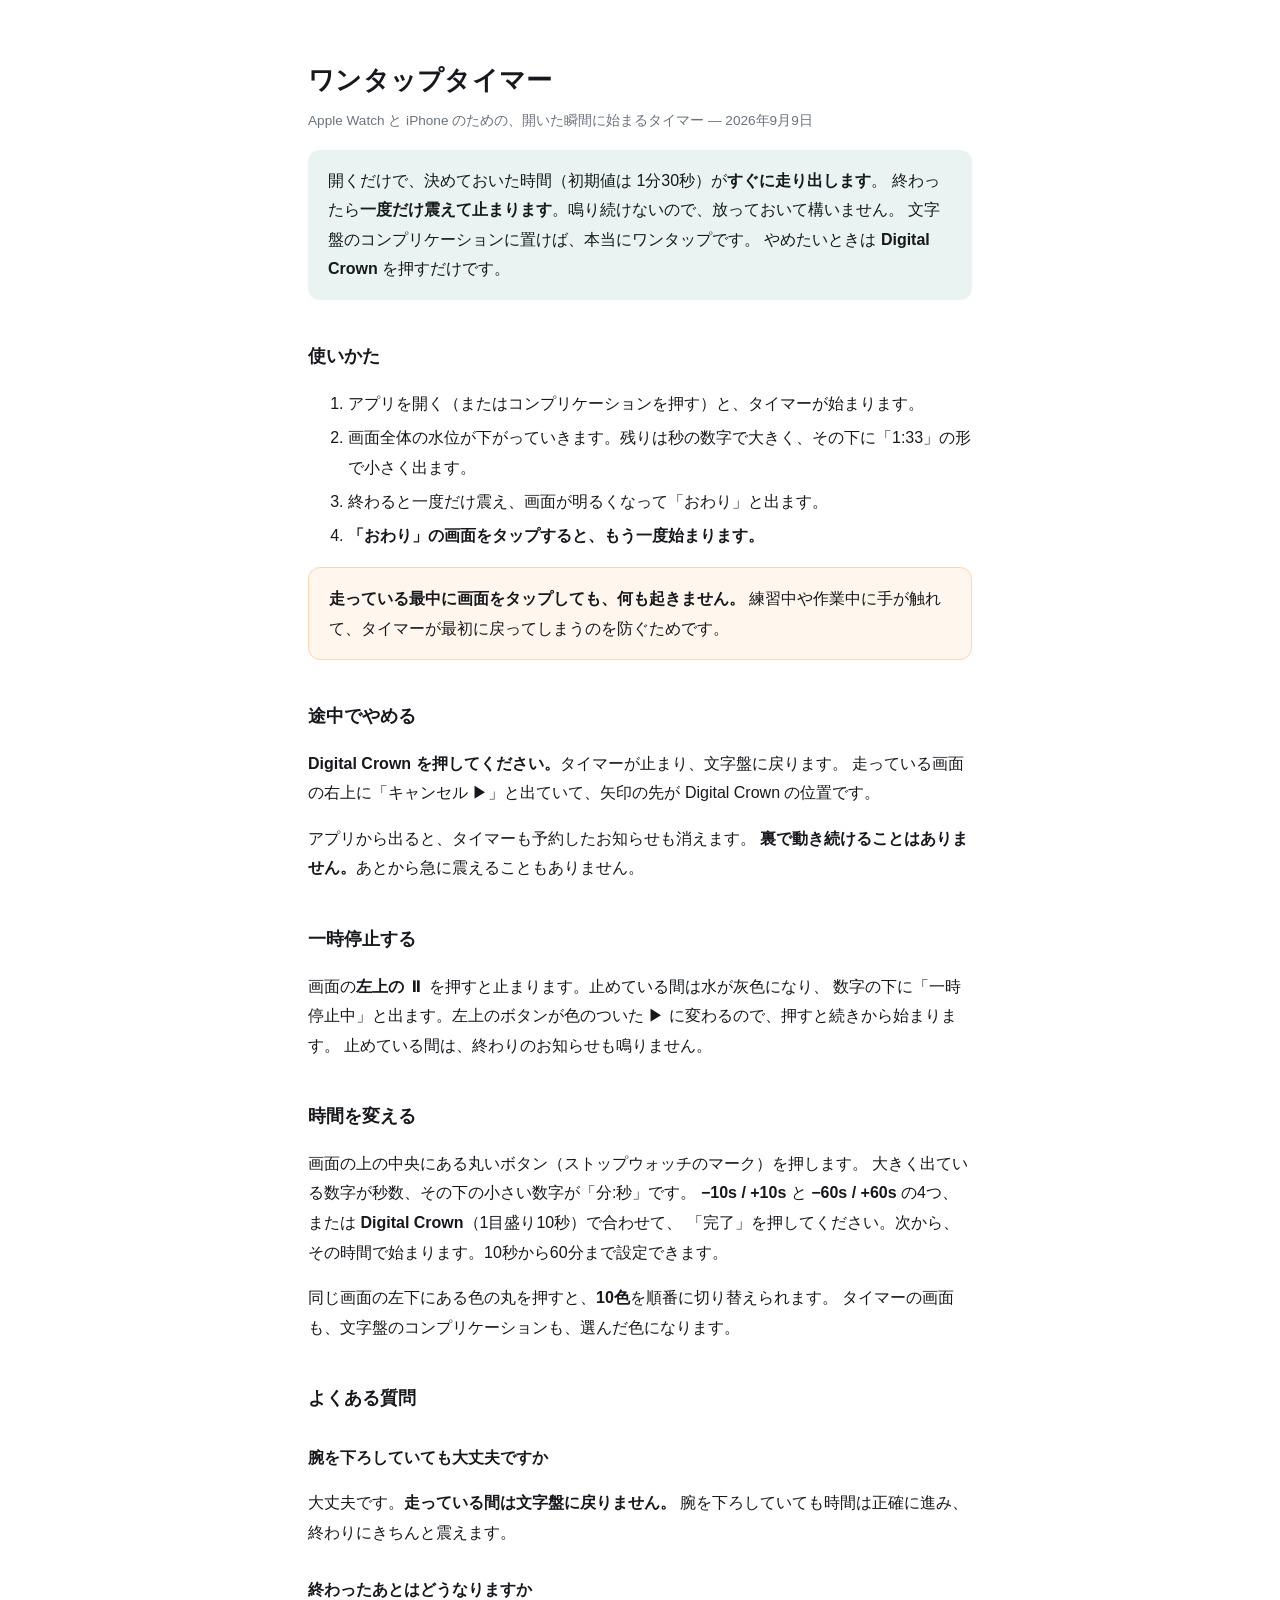
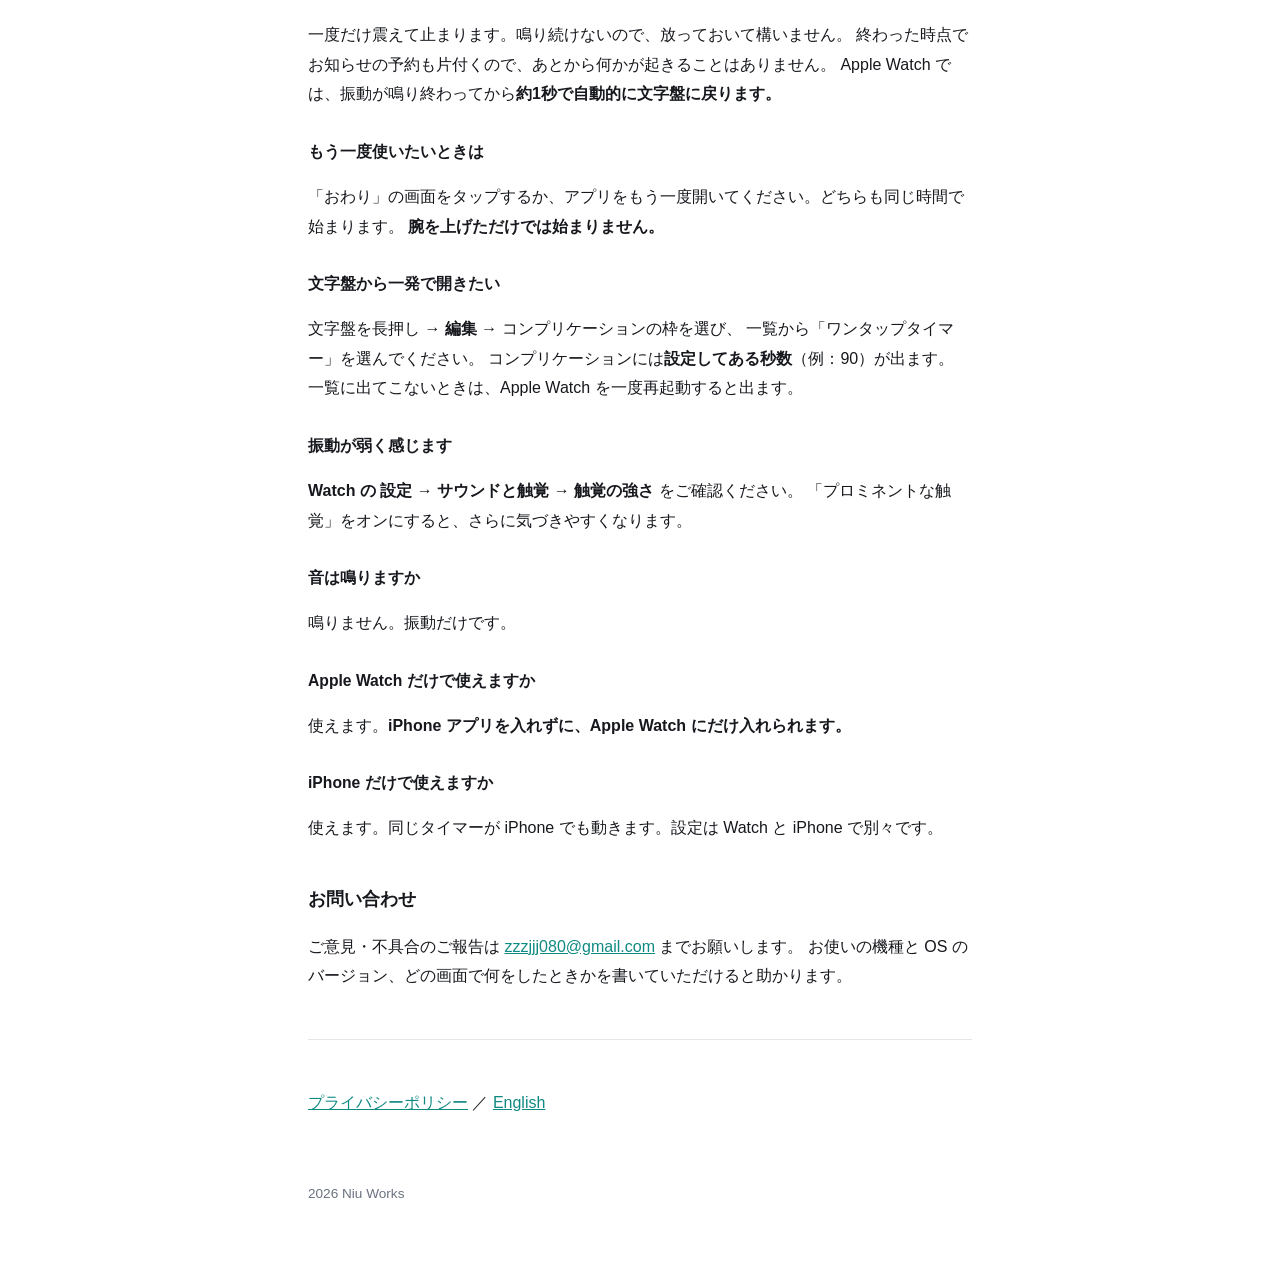
<file: docs/index.html>
<!doctype html>
<html lang="ja">
<head>
<meta charset="utf-8">
<meta name="viewport" content="width=device-width,initial-scale=1">
<title>ワンタップタイマー — サポート</title>
<link rel="stylesheet" href="style.css">
</head>
<body>

<h1>ワンタップタイマー</h1>
<p class="updated">Apple Watch と iPhone のための、開いた瞬間に始まるタイマー — 2026年9月9日</p>

<p class="lead">
  開くだけで、決めておいた時間（初期値は 1分30秒）が<strong>すぐに走り出します</strong>。
  終わったら<strong>一度だけ震えて止まります</strong>。鳴り続けないので、放っておいて構いません。
  文字盤のコンプリケーションに置けば、本当にワンタップです。
  やめたいときは <strong>Digital Crown</strong> を押すだけです。
</p>

<h2>使いかた</h2>
<ol>
  <li>アプリを開く（またはコンプリケーションを押す）と、タイマーが始まります。</li>
  <li>画面全体の水位が下がっていきます。残りは秒の数字で大きく、その下に「1:33」の形で小さく出ます。</li>
  <li>終わると一度だけ震え、画面が明るくなって「おわり」と出ます。</li>
  <li><strong>「おわり」の画面をタップすると、もう一度始まります。</strong></li>
</ol>
<p class="note">
  <strong>走っている最中に画面をタップしても、何も起きません。</strong>
  練習中や作業中に手が触れて、タイマーが最初に戻ってしまうのを防ぐためです。
</p>

<h2>途中でやめる</h2>
<p>
  <strong>Digital Crown を押してください。</strong>タイマーが止まり、文字盤に戻ります。
  走っている画面の右上に「キャンセル ▶」と出ていて、矢印の先が Digital Crown の位置です。
</p>
<p>
  アプリから出ると、タイマーも予約したお知らせも消えます。
  <strong>裏で動き続けることはありません。</strong>あとから急に震えることもありません。
</p>

<h2>一時停止する</h2>
<p>
  画面の<strong>左上の ⏸</strong> を押すと止まります。止めている間は水が灰色になり、
  数字の下に「一時停止中」と出ます。左上のボタンが色のついた ▶ に変わるので、押すと続きから始まります。
  止めている間は、終わりのお知らせも鳴りません。
</p>

<h2>時間を変える</h2>
<p>
  画面の上の中央にある丸いボタン（ストップウォッチのマーク）を押します。
  大きく出ている数字が秒数、その下の小さい数字が「分:秒」です。
  <strong>−10s / +10s</strong> と <strong>−60s / +60s</strong> の4つ、または <strong>Digital Crown</strong>（1目盛り10秒）で合わせて、
  「完了」を押してください。次から、その時間で始まります。10秒から60分まで設定できます。
</p>
<p>
  同じ画面の左下にある色の丸を押すと、<strong>10色</strong>を順番に切り替えられます。
  タイマーの画面も、文字盤のコンプリケーションも、選んだ色になります。
</p>

<h2>よくある質問</h2>

<h3>腕を下ろしていても大丈夫ですか</h3>
<p>
  大丈夫です。<strong>走っている間は文字盤に戻りません。</strong>
  腕を下ろしていても時間は正確に進み、終わりにきちんと震えます。
</p>

<h3>終わったあとはどうなりますか</h3>
<p>
  一度だけ震えて止まります。鳴り続けないので、放っておいて構いません。
  終わった時点でお知らせの予約も片付くので、あとから何かが起きることはありません。
  Apple Watch では、振動が鳴り終わってから<strong>約1秒で自動的に文字盤に戻ります。</strong>
</p>

<h3>もう一度使いたいときは</h3>
<p>
  「おわり」の画面をタップするか、アプリをもう一度開いてください。どちらも同じ時間で始まります。
  <strong>腕を上げただけでは始まりません。</strong>
</p>

<h3>文字盤から一発で開きたい</h3>
<p>
  文字盤を長押し → <strong>編集</strong> → コンプリケーションの枠を選び、
  一覧から「ワンタップタイマー」を選んでください。
  コンプリケーションには<strong>設定してある秒数</strong>（例：90）が出ます。
  一覧に出てこないときは、Apple Watch を一度再起動すると出ます。
</p>

<h3>振動が弱く感じます</h3>
<p>
  <strong>Watch の 設定 → サウンドと触覚 → 触覚の強さ</strong> をご確認ください。
  「プロミネントな触覚」をオンにすると、さらに気づきやすくなります。
</p>

<h3>音は鳴りますか</h3>
<p>鳴りません。振動だけです。</p>

<h3>Apple Watch だけで使えますか</h3>
<p>使えます。<strong>iPhone アプリを入れずに、Apple Watch にだけ入れられます。</strong></p>

<h3>iPhone だけで使えますか</h3>
<p>使えます。同じタイマーが iPhone でも動きます。設定は Watch と iPhone で別々です。</p>

<h2>お問い合わせ</h2>
<p>
  ご意見・不具合のご報告は <a href="mailto:zzzjjj080@gmail.com">zzzjjj080@gmail.com</a> までお願いします。
  お使いの機種と OS のバージョン、どの画面で何をしたときかを書いていただけると助かります。
</p>

<hr>
<p><a href="privacy.html">プライバシーポリシー</a> ／ <a href="en/">English</a></p>

<footer>2026 Niu Works</footer>
</body>
</html>
</file>
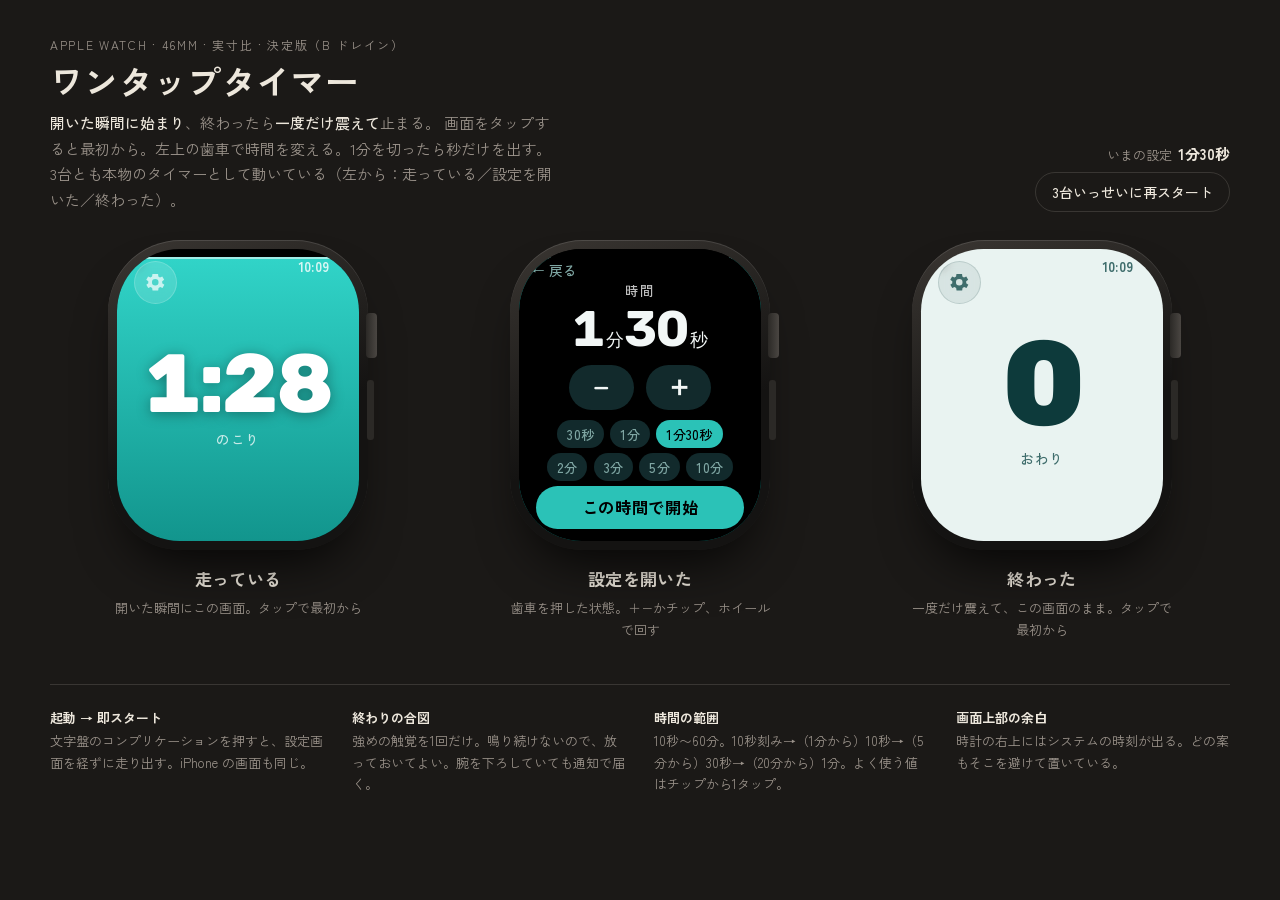
<file: prototype/index.html>
<!DOCTYPE html>
<html lang="ja">
<head>
<meta charset="utf-8">
<meta name="viewport" content="width=device-width, initial-scale=1, viewport-fit=cover">
<title>ワンタップタイマー</title>
<link rel="preconnect" href="https://fonts.googleapis.com">
<link rel="preconnect" href="https://fonts.gstatic.com" crossorigin>
<link href="https://fonts.googleapis.com/css2?family=Zen+Kaku+Gothic+New:wght@400;500;700&family=Nunito:wght@700;800;900&family=Rubik:wght@500;700;800&family=Chakra+Petch:wght@500;600;700&family=Big+Shoulders+Display:wght@700;800;900&display=swap" rel="stylesheet">
<style>
  /* ───── 見本台（ページ側）。時計の画面は黒なので、台は暖かい暗灰で統一する ───── */
  :root{
    --stage:#1B1917;
    --stage-2:#242220;
    --paper:#EDE7DC;
    --paper-dim:#9A928A;
    --rule:rgba(237,231,220,.14);
    --focus:#FFC46B;
    --pt:1.25px;          /* 1pt = 1.25px。46mm は 208×248pt */
  }
  *{box-sizing:border-box;margin:0;padding:0}
  html{color-scheme:dark}
  body{
    background:var(--stage);color:var(--paper);
    font-family:"Zen Kaku Gothic New",system-ui,-apple-system,"Hiragino Sans",sans-serif;
    -webkit-font-smoothing:antialiased;
    min-height:100vh;
    padding:36px 28px 64px;
  }
  header{max-width:1180px;margin:0 auto 28px;display:grid;grid-template-columns:1fr auto;gap:18px;align-items:end}
  .eyebrow{font-size:12px;letter-spacing:.14em;color:var(--paper-dim);text-transform:uppercase;margin-bottom:8px}
  h1{font-size:34px;font-weight:700;letter-spacing:.01em;line-height:1.15;text-wrap:balance}
  .lede{margin-top:10px;font-size:15px;line-height:1.7;color:var(--paper-dim);max-width:34em}
  .lede b{color:var(--paper);font-weight:500}
  .global{display:flex;flex-direction:column;gap:8px;align-items:flex-end}
  .global .now{font-size:13px;color:var(--paper-dim)}
  .global .now b{color:var(--paper);font-weight:700;font-variant-numeric:tabular-nums;margin-left:6px;font-size:15px}
  .btn{
    font:inherit;font-size:14px;font-weight:500;color:var(--paper);
    background:none;border:1px solid var(--rule);border-radius:999px;
    padding:9px 16px;cursor:pointer;transition:background-color .15s ease,transform .1s ease;
  }
  .btn:hover{background:rgba(237,231,220,.08)}
  .btn:active{transform:scale(.97)}
  .btn:focus-visible,button:focus-visible{outline:2px solid var(--focus);outline-offset:3px}

  .stage{max-width:1180px;margin:0 auto;display:grid;grid-template-columns:repeat(auto-fit,minmax(250px,1fr));gap:34px 26px}
  figure{display:flex;flex-direction:column;align-items:center;gap:16px}
  figcaption{text-align:center;max-width:260px}
  figcaption .name{font-size:17px;font-weight:700;letter-spacing:.02em}
  figcaption .name small{font-weight:500;color:var(--paper-dim);margin-left:8px;font-size:12px;letter-spacing:.1em}
  figcaption p{margin-top:6px;font-size:13px;line-height:1.65;color:var(--paper-dim)}

  /* ───── 時計の筐体 ───── */
  .watch{
    position:relative;
    width:calc(208 * var(--pt));height:calc(248 * var(--pt));
    padding:calc(7 * var(--pt));
    background:linear-gradient(160deg,#3a3632,#141312 60%);
    border-radius:calc(58 * var(--pt));
    box-shadow:0 30px 50px -20px rgba(0,0,0,.8),inset 0 1px 0 rgba(255,255,255,.12);
  }
  .watch::before{ /* デジタルクラウン */
    content:"";position:absolute;right:calc(-7 * var(--pt));top:calc(58 * var(--pt));
    width:calc(9 * var(--pt));height:calc(36 * var(--pt));
    background:linear-gradient(90deg,#2b2926,#4a4642);border-radius:4px;
  }
  .watch::after{ /* サイドボタン */
    content:"";position:absolute;right:calc(-5 * var(--pt));top:calc(112 * var(--pt));
    width:calc(6 * var(--pt));height:calc(48 * var(--pt));
    background:#2b2926;border-radius:3px;
  }
  .screen{
    position:relative;width:100%;height:100%;overflow:hidden;
    border-radius:calc(50 * var(--pt));
    background:#000;color:var(--ink);
    font-family:var(--digits),system-ui,sans-serif;
    cursor:pointer;user-select:none;-webkit-user-select:none;
    -webkit-tap-highlight-color:transparent;
  }
  .screen:focus-visible{outline:2px solid var(--focus);outline-offset:4px}
  .clock{ /* 上端の16〜18ptはシステムの時計が出る領域 */
    position:absolute;top:calc(9 * var(--pt));right:calc(24 * var(--pt));
    font:600 calc(11 * var(--pt))/1 "Zen Kaku Gothic New",sans-serif;
    color:var(--ink-dim);letter-spacing:.02em;font-variant-numeric:tabular-nums;z-index:3;
  }
  .face{position:absolute;inset:0;display:flex;flex-direction:column;align-items:center;justify-content:center}
  .digits{font-variant-numeric:tabular-nums;line-height:1;letter-spacing:-.02em}
  .label{
    font:500 calc(11 * var(--pt))/1 "Zen Kaku Gothic New",sans-serif;
    color:var(--ink-dim);letter-spacing:.06em;
  }
  .gear{ /* 上部・左。時刻の左側で、画面の色に溶ける薄いガラスの円 */
    position:absolute;left:calc(14 * var(--pt));top:calc(10 * var(--pt));
    width:calc(34 * var(--pt));height:calc(34 * var(--pt));
    display:flex;align-items:center;justify-content:center;
    background:rgba(255,255,255,.14);border:1px solid rgba(255,255,255,.18);
    color:rgba(255,255,255,.72);cursor:pointer;z-index:4;
    border-radius:999px;transition:background-color .15s ease,color .15s ease;
    -webkit-backdrop-filter:blur(6px);backdrop-filter:blur(6px);
  }
  .gear:hover{background:rgba(255,255,255,.24);color:#fff}
  .gear svg{width:calc(18 * var(--pt));height:calc(18 * var(--pt));fill:currentColor}

  /* 再スタートの一瞬の光。触覚の代わり */
  .pulse{position:absolute;inset:0;background:var(--ink);opacity:0;pointer-events:none;z-index:2}
  .screen.pulsing .pulse{animation:pulse .32s ease-out}
  @keyframes pulse{0%{opacity:.55}100%{opacity:0}}
  .screen.finishing .pulse{animation:finish .9s ease-out}
  @keyframes finish{0%{opacity:.7}30%{opacity:.1}45%{opacity:.6}100%{opacity:0}}

  /* ───── 設定の重ね画面（4案共通の骨。色と書体は各案に従う） ───── */
  .settings{
    position:absolute;inset:0;background:#000;z-index:5;
    display:none;flex-direction:column;align-items:center;
    padding:calc(22 * var(--pt)) calc(14 * var(--pt)) calc(10 * var(--pt));
    cursor:default;
  }
  .screen.setting .settings{display:flex}
  .settings .label{margin-bottom:calc(4 * var(--pt))}
  .settings .value{
    font-size:calc(40 * var(--pt));font-weight:700;line-height:1.05;
    font-variant-numeric:tabular-nums;color:var(--ink);letter-spacing:-.02em;
  }
  .settings .value small{font-size:calc(14 * var(--pt));font-weight:500;letter-spacing:0;margin-left:2px}
  .steps{display:flex;gap:calc(10 * var(--pt));margin:calc(8 * var(--pt)) 0 calc(8 * var(--pt))}
  .steps button{
    width:calc(52 * var(--pt));height:calc(36 * var(--pt));border-radius:999px;
    border:none;background:var(--well);color:var(--ink);
    font:700 calc(22 * var(--pt))/1 "Nunito",sans-serif;cursor:pointer;
  }
  .steps button:active{filter:brightness(1.3)}
  .chips{display:flex;flex-wrap:wrap;justify-content:center;gap:calc(4 * var(--pt)) calc(5 * var(--pt));width:100%}
  .chips button{
    border:none;border-radius:999px;background:var(--well);color:var(--ink-dim);
    font:500 calc(10.5 * var(--pt))/1 "Zen Kaku Gothic New",sans-serif;
    padding:calc(6 * var(--pt)) calc(8 * var(--pt));cursor:pointer;letter-spacing:.02em;
  }
  .chips button.on{background:var(--accent);color:#000}
  .go{
    margin-top:auto;width:100%;height:calc(34 * var(--pt));border-radius:999px;border:none;
    background:var(--accent);color:#000;cursor:pointer;
    font:700 calc(13 * var(--pt))/1 "Zen Kaku Gothic New",sans-serif;letter-spacing:.04em;
  }
  .close{
    position:absolute;top:calc(6 * var(--pt));left:calc(10 * var(--pt));
    width:calc(60 * var(--pt));height:calc(24 * var(--pt));white-space:nowrap;
    background:none;border:none;color:var(--ink-dim);cursor:pointer;
    font:500 calc(11 * var(--pt))/1 "Zen Kaku Gothic New",sans-serif;text-align:left;
  }
  .close:hover{color:var(--ink)}

  /* ───── B. ドレイン ───── */
  .v-drain{--ink:#F2F7F6;--ink-dim:#7FA6A3;--accent:#2BC2B7;--well:#122A2C;--digits:"Rubik"}
  .v-drain .screen{background:#000;transition:background-color .5s ease}
  .v-drain .liquid{
    position:absolute;left:0;right:0;bottom:0;height:100%;
    background:linear-gradient(180deg,#31D4C8,#12958D);
    transition:background .4s ease;
  }
  .v-drain .liquid::before{content:"";position:absolute;left:0;right:0;top:0;height:2px;background:rgba(255,255,255,.55)}
  .v-drain .digits{font-size:calc(66 * var(--pt));font-weight:800;color:#fff;text-shadow:0 2px 14px rgba(0,0,0,.35);position:relative}
  .v-drain .digits.short{font-size:calc(96 * var(--pt));letter-spacing:-.04em}
  .v-drain .label{color:rgba(255,255,255,.75);margin-top:calc(6 * var(--pt));position:relative}
  .v-drain .gear{color:rgba(255,255,255,.7)}
  .v-drain .clock{color:rgba(255,255,255,.8)}
  .v-drain.last .liquid{background:linear-gradient(180deg,#FFB13B,#E0780A)}
  .v-drain.done .screen{background:#E9F3F1}
  .v-drain.done .liquid{height:0!important}
  .v-drain.done .digits{color:#0D3A3B;text-shadow:none}
  .v-drain.done .label{color:#3F6D6C}
  .v-drain.done .clock{color:#3F6D6C}
  .v-drain.done .gear{background:rgba(13,58,59,.08);border-color:rgba(13,58,59,.14);color:#3F6D6C}

  .legend{max-width:1180px;margin:44px auto 0;padding-top:22px;border-top:1px solid var(--rule);
    display:grid;grid-template-columns:repeat(auto-fit,minmax(220px,1fr));gap:14px 28px}
  .legend div{font-size:13px;line-height:1.65;color:var(--paper-dim)}
  .legend b{display:block;color:var(--paper);font-weight:700;margin-bottom:2px}

  @media (prefers-reduced-motion:reduce){*{transition:none!important;animation:none!important}}
  @media (max-width:640px){body{padding:24px 16px 48px}header{grid-template-columns:1fr}.global{align-items:flex-start}h1{font-size:28px}}
</style>
</head>
<body>

<header>
  <div>
    <div class="eyebrow">Apple Watch · 46mm · 実寸比 · 決定版（B ドレイン）</div>
    <h1>ワンタップタイマー</h1>
    <p class="lede">
      <b>開いた瞬間に始まり</b>、終わったら<b>一度だけ震えて</b>止まる。
      画面をタップすると最初から。左上の歯車で時間を変える。1分を切ったら秒だけを出す。
      3台とも本物のタイマーとして動いている（左から：走っている／設定を開いた／終わった）。
    </p>
  </div>
  <div class="global">
    <div class="now">いまの設定<b id="nowLabel">1分30秒</b></div>
    <button class="btn" id="restartAll">3台いっせいに再スタート</button>
  </div>
</header>

<section class="stage" id="stage"></section>

<section class="legend">
  <div><b>起動 → 即スタート</b>文字盤のコンプリケーションを押すと、設定画面を経ずに走り出す。iPhone の画面も同じ。</div>
  <div><b>終わりの合図</b>強めの触覚を1回だけ。鳴り続けないので、放っておいてよい。腕を下ろしていても通知で届く。</div>
  <div><b>時間の範囲</b>10秒〜60分。10秒刻み→（1分から）10秒→（5分から）30秒→（20分から）1分。よく使う値はチップから1タップ。</div>
  <div><b>画面上部の余白</b>時計の右上にはシステムの時刻が出る。どの案もそこを避けて置いている。</div>
</section>

<script>
/* ───────────── 共有の状態 ───────────── */
const MIN = 10, MAX = 3600, DEFAULT = 90;
const CHIPS = [30, 60, 90, 120, 180, 300, 600];
let duration = DEFAULT;
try { const v = +localStorage.getItem("ott.duration"); if (v >= MIN && v <= MAX) duration = v; } catch (e) {}
function saveDuration(v) { duration = v; try { localStorage.setItem("ott.duration", v); } catch (e) {} ; document.getElementById("nowLabel").textContent = jp(v); }

const pad = n => String(n).padStart(2, "0");
/* 残り秒は切り上げ。1:30 と出て、次の瞬間に 1:29 になる（0.4秒残りで 0:00 と出さない） */
const ceilS = s => Math.max(0, Math.ceil(s - 1e-6));
const mmss = s => { s = ceilS(s); return Math.floor(s / 60) + ":" + pad(s % 60); };
const jp = s => { const m = Math.floor(s / 60), r = s % 60; return (m ? m + "分" : "") + (r || !m ? r + "秒" : ""); };
/* 刻み幅は値の大きさで変える。90秒あたりを10秒で合わせやすく */
function step(v, dir) {
  const s = v < 60 ? 10 : v < 300 ? 10 : v < 1200 ? 30 : 60;
  const n = dir > 0 ? Math.floor(v / s) * s + s : Math.ceil(v / s) * s - s;
  return Math.min(MAX, Math.max(MIN, n));
}

/* 触覚と音の代わり。ブラウザではこれが限界（本物は WKInterfaceDevice の触覚） */
let ac = null;
function chirp() {
  if (navigator.vibrate) navigator.vibrate([90, 60, 220]);
  try {
    ac = ac || new (window.AudioContext || window.webkitAudioContext)();
    if (ac.state === "suspended") return;
    const t = ac.currentTime;
    [0, .18].forEach((d, i) => {
      const o = ac.createOscillator(), g = ac.createGain();
      o.type = "sine"; o.frequency.value = i ? 660 : 880;
      g.gain.setValueAtTime(.25, t + d); g.gain.exponentialRampToValueAtTime(.0001, t + d + .22);
      o.connect(g); g.connect(ac.destination); o.start(t + d); o.stop(t + d + .25);
    });
  } catch (e) {}
}
document.addEventListener("pointerdown", () => { try { ac = ac || new (window.AudioContext || window.webkitAudioContext)(); ac.resume(); } catch (e) {} }, { once: true });

/* ───────────── 4つの案 ───────────── */
const GEAR = '<svg viewBox="0 0 24 24"><path d="M19.4 13a7.6 7.6 0 0 0 0-2l2.1-1.6-2-3.5-2.5 1a7.7 7.7 0 0 0-1.7-1L15 3.3H9l-.4 2.6a7.7 7.7 0 0 0-1.7 1l-2.5-1-2 3.5L4.6 11a7.6 7.6 0 0 0 0 2l-2.1 1.6 2 3.5 2.5-1a7.7 7.7 0 0 0 1.7 1l.4 2.6h6l.4-2.6a7.7 7.7 0 0 0 1.7-1l2.5 1 2-3.5L19.4 13zM12 15.5a3.5 3.5 0 1 1 0-7 3.5 3.5 0 0 1 0 7z"/></svg>';

const VARIANTS = [
  {
    id: "drain", name: "ドレイン", tag: "B",
    note: "画面全体が水位のように下がる。数字を読まなくても、色の面積で「あとどれくらい」が分かる。1分を切ると秒だけになり、終わると画面が白く抜ける。",
    face: `<div class="liquid"></div><div class="face"><div class="digits">1:30</div><div class="label">のこり</div></div>`,
    init() {},
    draw(el, f, left, done) {
      el.querySelector(".liquid").style.height = (f * 100) + "%";
      const s = ceilS(left), d = el.querySelector(".digits");
      d.textContent = s < 60 ? String(s) : mmss(left);
      d.classList.toggle("short", s < 60);
      el.querySelector(".label").textContent = done ? "おわり" : (s < 60 ? "秒" : "のこり");
    }
  },
];

/* ───────────── 各台のタイマー ───────────── */
const units = [];
const stage = document.getElementById("stage");

const SCENES = [
  { title: "走っている", sub: "開いた瞬間にこの画面。タップで最初から" },
  { title: "設定を開いた", sub: "歯車を押した状態。＋−かチップ、ホイールで回す" },
  { title: "終わった", sub: "一度だけ震えて、この画面のまま。タップで最初から" },
];
for (const scene of SCENES) { const v = VARIANTS[0];
  const fig = document.createElement("figure");
  fig.className = "v-" + v.id;
  fig.innerHTML = `
    <div class="watch"><div class="screen" role="button" tabindex="0" aria-label="${v.name}：タップで最初から">
      <div class="clock">10:09</div>
      ${v.face}
      <div class="pulse"></div>
      <button class="gear" aria-label="時間を変える">${GEAR}</button>
      <div class="settings">
        <button class="close">← 戻る</button>
        <div class="label">時間</div>
        <div class="value"><span class="num"></span></div>
        <div class="steps"><button class="minus" aria-label="減らす">−</button><button class="plus" aria-label="増やす">＋</button></div>
        <div class="chips">${CHIPS.map(c => `<button data-s="${c}">${jp(c)}</button>`).join("")}</div>
        <button class="go">この時間で開始</button>
      </div>
    </div></div>
    <figcaption><div class="name">${scene.title}</div><p>${scene.sub}</p></figcaption>`;
  stage.appendChild(fig);

  const screen = fig.querySelector(".screen");
  v.init(fig);

  const u = { v, fig, screen, total: duration, endAt: 0, done: false, last: false, draft: duration };

  u.start = (sec) => {
    u.total = sec ?? duration; u.endAt = Date.now() + u.total * 1000; u.done = false; u.last = false;
    fig.classList.remove("done", "last");
    screen.classList.remove("finishing", "setting");
    screen.classList.remove("pulsing"); void screen.offsetWidth; screen.classList.add("pulsing");
  };
  u.finish = () => {
    u.done = true; fig.classList.remove("last"); fig.classList.add("done");
    screen.classList.remove("pulsing"); void screen.offsetWidth; screen.classList.add("finishing");
    chirp();
  };
  u.tick = (now) => {
    const left = Math.max(0, (u.endAt - now) / 1000);
    const f = u.total ? left / u.total : 0;
    if (!u.done && left <= 0) u.finish();
    const last = !u.done && left <= 10 && u.total > 20;
    if (last !== u.last) { u.last = last; fig.classList.toggle("last", last); }
    v.draw(fig, f, left, u.done);
  };

  /* 設定 */
  const num = fig.querySelector(".num");
  const chips = [...fig.querySelectorAll(".chips button")];
  u.fig = fig;
  const showDraft = () => {
    const m = Math.floor(u.draft / 60), s = u.draft % 60;
    num.innerHTML = m ? `${m}<small>分</small>${s ? pad(s) + "<small>秒</small>" : ""}` : `${s}<small>秒</small>`;
    chips.forEach(c => c.classList.toggle("on", +c.dataset.s === u.draft));
  };
  const openSettings = () => { u.draft = duration; showDraft(); screen.classList.add("setting"); };
  const closeSettings = () => screen.classList.remove("setting");

  fig.querySelector(".gear").addEventListener("click", e => { e.stopPropagation(); openSettings(); });
  fig.querySelector(".close").addEventListener("click", e => { e.stopPropagation(); closeSettings(); });
  fig.querySelector(".minus").addEventListener("click", e => { e.stopPropagation(); u.draft = step(u.draft, -1); showDraft(); });
  fig.querySelector(".plus").addEventListener("click", e => { e.stopPropagation(); u.draft = step(u.draft, +1); showDraft(); });
  chips.forEach(c => c.addEventListener("click", e => { e.stopPropagation(); u.draft = +c.dataset.s; showDraft(); }));
  fig.querySelector(".go").addEventListener("click", e => { e.stopPropagation(); saveDuration(u.draft); u.start(u.draft); });
  fig.querySelector(".settings").addEventListener("click", e => e.stopPropagation());
  /* ホイール ＝ デジタルクラウンの代わり */
  screen.addEventListener("wheel", e => {
    if (!screen.classList.contains("setting")) return;
    e.preventDefault(); u.draft = step(u.draft, e.deltaY < 0 ? +1 : -1); showDraft();
  }, { passive: false });

  /* 画面タップ ＝ 最初から */
  screen.addEventListener("click", () => { if (!screen.classList.contains("setting")) u.start(); });
  screen.addEventListener("keydown", e => { if (e.key === "Enter" || e.key === " ") { e.preventDefault(); screen.click(); } });

  u.scene = scene;
  units.push(u);
}

document.getElementById("restartAll").addEventListener("click", () => units.forEach(u => u.start()));
document.getElementById("nowLabel").textContent = jp(duration);

/* 起動 ＝ 即スタート。見本のため2台目は設定を開き、3台目は終わった状態にする */
units.forEach(u => u.start());
units[1].fig.querySelector(".gear").click();
units[2].endAt = Date.now() - 1;
(function loop() { const now = Date.now(); units.forEach(u => u.tick(now)); requestAnimationFrame(loop); })();
</script>
</body>
</html>
</file>
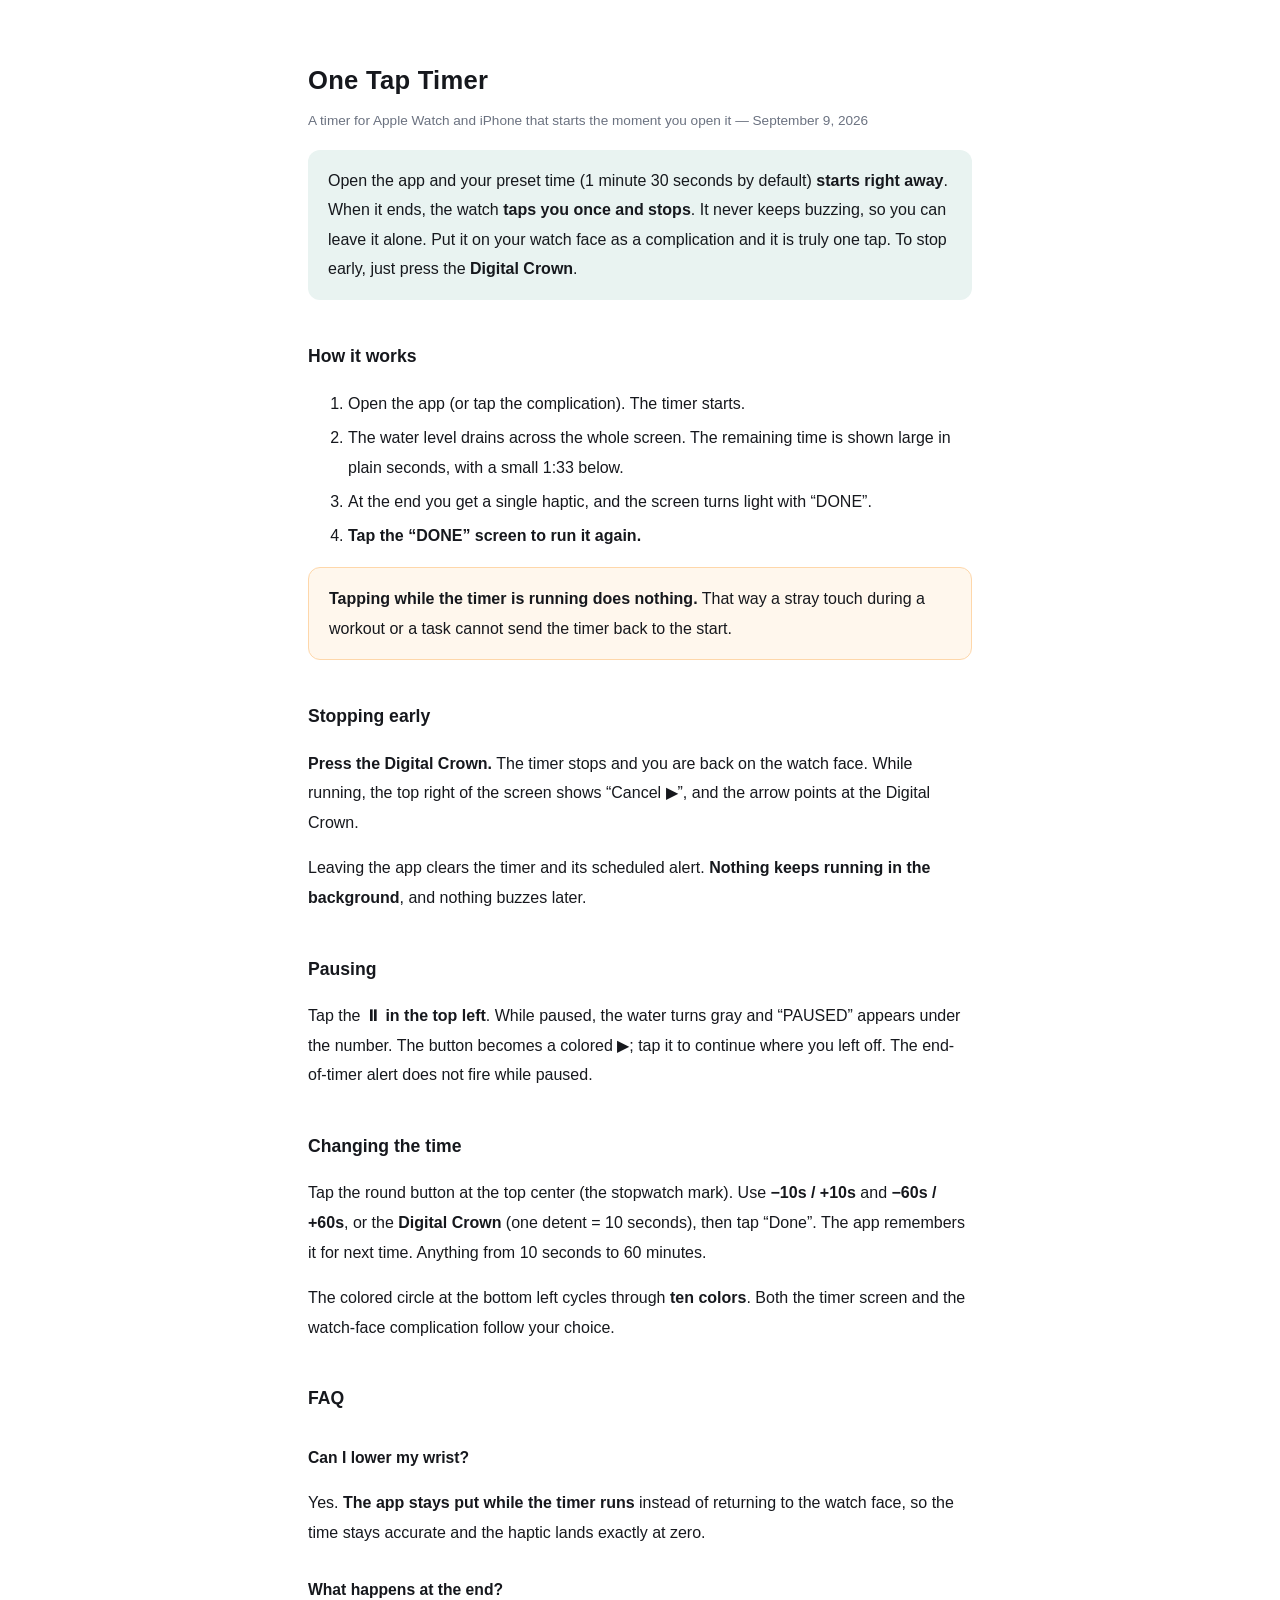
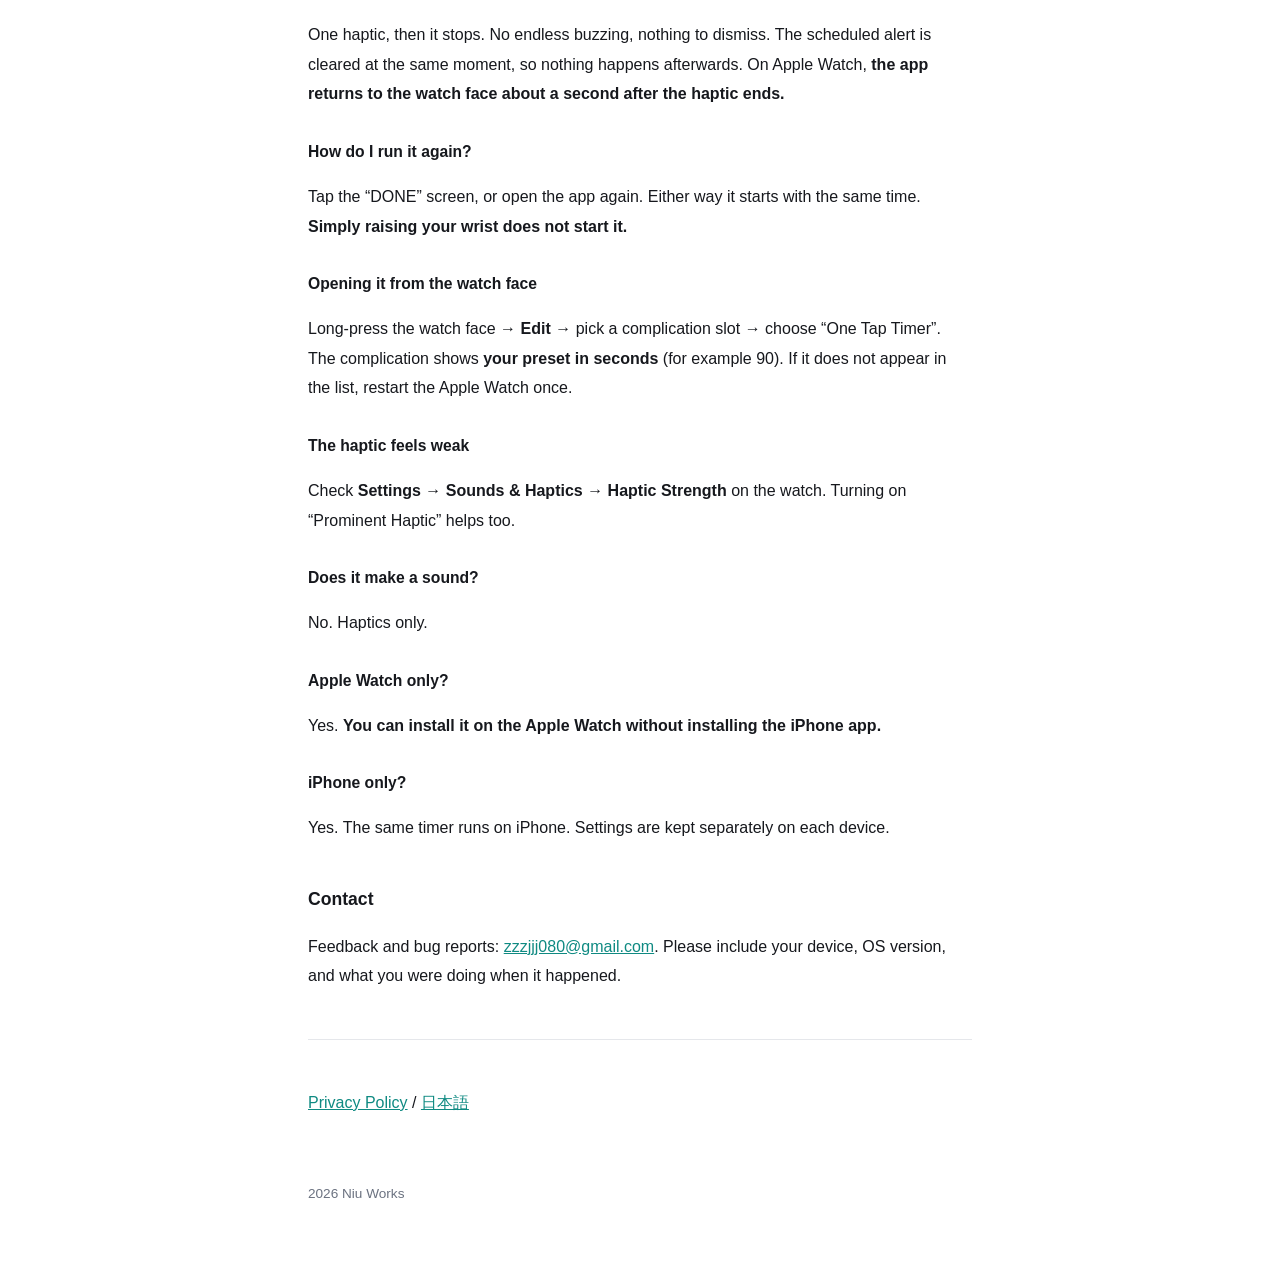
<file: docs/en/index.html>
<!doctype html>
<html lang="en">
<head>
<meta charset="utf-8">
<meta name="viewport" content="width=device-width,initial-scale=1">
<title>One Tap Timer — Support</title>
<link rel="stylesheet" href="../style.css">
</head>
<body>

<h1>One Tap Timer</h1>
<p class="updated">A timer for Apple Watch and iPhone that starts the moment you open it — September 9, 2026</p>

<p class="lead">
  Open the app and your preset time (1 minute 30 seconds by default) <strong>starts right away</strong>.
  When it ends, the watch <strong>taps you once and stops</strong>. It never keeps buzzing, so you can leave it alone.
  Put it on your watch face as a complication and it is truly one tap.
  To stop early, just press the <strong>Digital Crown</strong>.
</p>

<h2>How it works</h2>
<ol>
  <li>Open the app (or tap the complication). The timer starts.</li>
  <li>The water level drains across the whole screen. The remaining time is shown large in plain seconds, with a small 1:33 below.</li>
  <li>At the end you get a single haptic, and the screen turns light with “DONE”.</li>
  <li><strong>Tap the “DONE” screen to run it again.</strong></li>
</ol>
<p class="note">
  <strong>Tapping while the timer is running does nothing.</strong>
  That way a stray touch during a workout or a task cannot send the timer back to the start.
</p>

<h2>Stopping early</h2>
<p>
  <strong>Press the Digital Crown.</strong> The timer stops and you are back on the watch face.
  While running, the top right of the screen shows “Cancel ▶”, and the arrow points at the Digital Crown.
</p>
<p>
  Leaving the app clears the timer and its scheduled alert.
  <strong>Nothing keeps running in the background</strong>, and nothing buzzes later.
</p>

<h2>Pausing</h2>
<p>
  Tap the <strong>⏸ in the top left</strong>. While paused, the water turns gray and “PAUSED” appears under the number.
  The button becomes a colored ▶; tap it to continue where you left off.
  The end-of-timer alert does not fire while paused.
</p>

<h2>Changing the time</h2>
<p>
  Tap the round button at the top center (the stopwatch mark). Use <strong>−10s / +10s</strong> and
  <strong>−60s / +60s</strong>, or the <strong>Digital Crown</strong> (one detent = 10 seconds), then tap “Done”.
  The app remembers it for next time. Anything from 10 seconds to 60 minutes.
</p>
<p>
  The colored circle at the bottom left cycles through <strong>ten colors</strong>.
  Both the timer screen and the watch-face complication follow your choice.
</p>

<h2>FAQ</h2>

<h3>Can I lower my wrist?</h3>
<p>
  Yes. <strong>The app stays put while the timer runs</strong> instead of returning to the watch face,
  so the time stays accurate and the haptic lands exactly at zero.
</p>

<h3>What happens at the end?</h3>
<p>
  One haptic, then it stops. No endless buzzing, nothing to dismiss.
  The scheduled alert is cleared at the same moment, so nothing happens afterwards.
  On Apple Watch, <strong>the app returns to the watch face about a second after the haptic ends.</strong>
</p>

<h3>How do I run it again?</h3>
<p>
  Tap the “DONE” screen, or open the app again. Either way it starts with the same time.
  <strong>Simply raising your wrist does not start it.</strong>
</p>

<h3>Opening it from the watch face</h3>
<p>
  Long-press the watch face → <strong>Edit</strong> → pick a complication slot → choose “One Tap Timer”.
  The complication shows <strong>your preset in seconds</strong> (for example 90).
  If it does not appear in the list, restart the Apple Watch once.
</p>

<h3>The haptic feels weak</h3>
<p>Check <strong>Settings → Sounds &amp; Haptics → Haptic Strength</strong> on the watch. Turning on “Prominent Haptic” helps too.</p>

<h3>Does it make a sound?</h3>
<p>No. Haptics only.</p>

<h3>Apple Watch only?</h3>
<p>Yes. <strong>You can install it on the Apple Watch without installing the iPhone app.</strong></p>

<h3>iPhone only?</h3>
<p>Yes. The same timer runs on iPhone. Settings are kept separately on each device.</p>

<h2>Contact</h2>
<p>
  Feedback and bug reports: <a href="mailto:zzzjjj080@gmail.com">zzzjjj080@gmail.com</a>.
  Please include your device, OS version, and what you were doing when it happened.
</p>

<hr>
<p><a href="privacy.html">Privacy Policy</a> / <a href="../">日本語</a></p>

<footer>2026 Niu Works</footer>
</body>
</html>
</file>
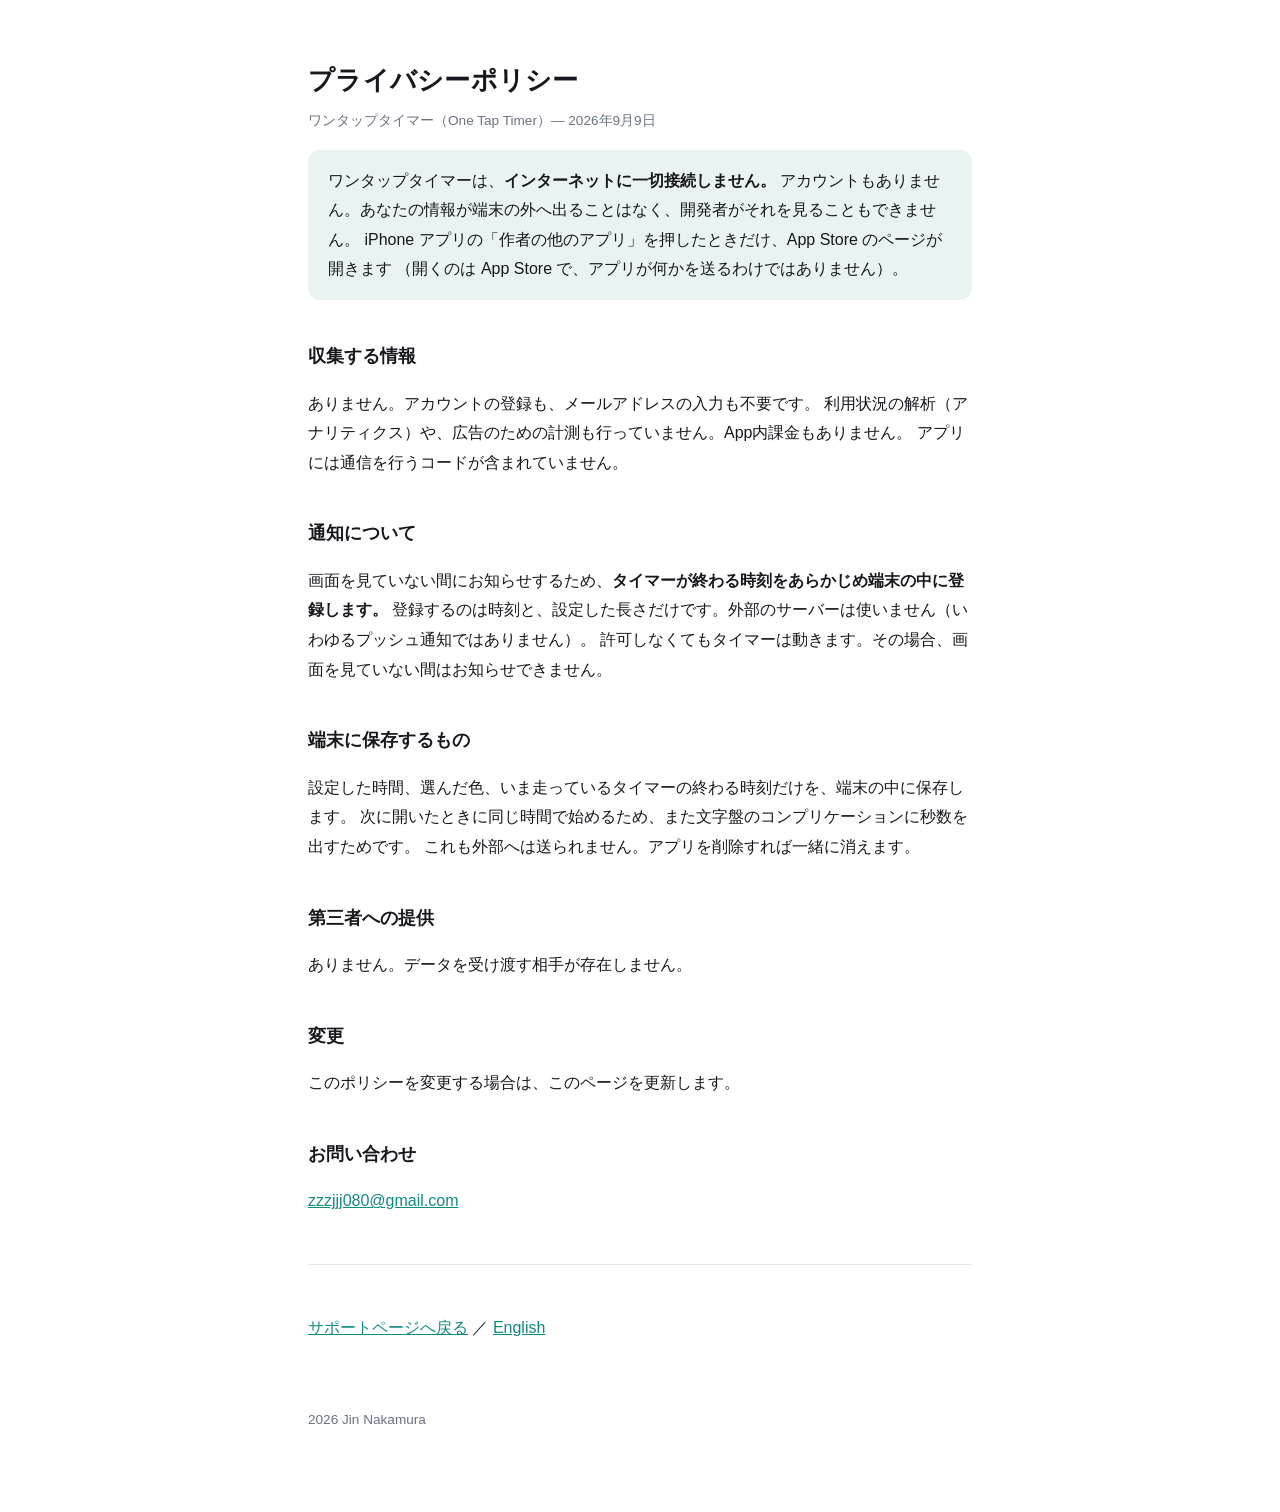
<file: docs/privacy.html>
<!doctype html>
<html lang="ja">
<head>
<meta charset="utf-8">
<meta name="viewport" content="width=device-width,initial-scale=1">
<title>ワンタップタイマー — プライバシーポリシー</title>
<link rel="stylesheet" href="style.css">
</head>
<body>

<h1>プライバシーポリシー</h1>
<p class="updated">ワンタップタイマー（One Tap Timer）— 2026年9月9日</p>

<p class="lead">
  ワンタップタイマーは、<strong>インターネットに一切接続しません。</strong>
  アカウントもありません。あなたの情報が端末の外へ出ることはなく、開発者がそれを見ることもできません。
  iPhone アプリの「作者の他のアプリ」を押したときだけ、App Store のページが開きます
  （開くのは App Store で、アプリが何かを送るわけではありません）。
</p>

<h2>収集する情報</h2>
<p>
  ありません。アカウントの登録も、メールアドレスの入力も不要です。
  利用状況の解析（アナリティクス）や、広告のための計測も行っていません。App内課金もありません。
  アプリには通信を行うコードが含まれていません。
</p>

<h2>通知について</h2>
<p>
  画面を見ていない間にお知らせするため、<strong>タイマーが終わる時刻をあらかじめ端末の中に登録します。</strong>
  登録するのは時刻と、設定した長さだけです。外部のサーバーは使いません（いわゆるプッシュ通知ではありません）。
  許可しなくてもタイマーは動きます。その場合、画面を見ていない間はお知らせできません。
</p>

<h2>端末に保存するもの</h2>
<p>
  設定した時間、選んだ色、いま走っているタイマーの終わる時刻だけを、端末の中に保存します。
  次に開いたときに同じ時間で始めるため、また文字盤のコンプリケーションに秒数を出すためです。
  これも外部へは送られません。アプリを削除すれば一緒に消えます。
</p>

<h2>第三者への提供</h2>
<p>ありません。データを受け渡す相手が存在しません。</p>

<h2>変更</h2>
<p>このポリシーを変更する場合は、このページを更新します。</p>

<h2>お問い合わせ</h2>
<p><a href="mailto:zzzjjj080@gmail.com">zzzjjj080@gmail.com</a></p>

<hr>
<p><a href="./">サポートページへ戻る</a> ／ <a href="en/privacy.html">English</a></p>

<footer>2026 Jin Nakamura</footer>
</body>
</html>
</file>
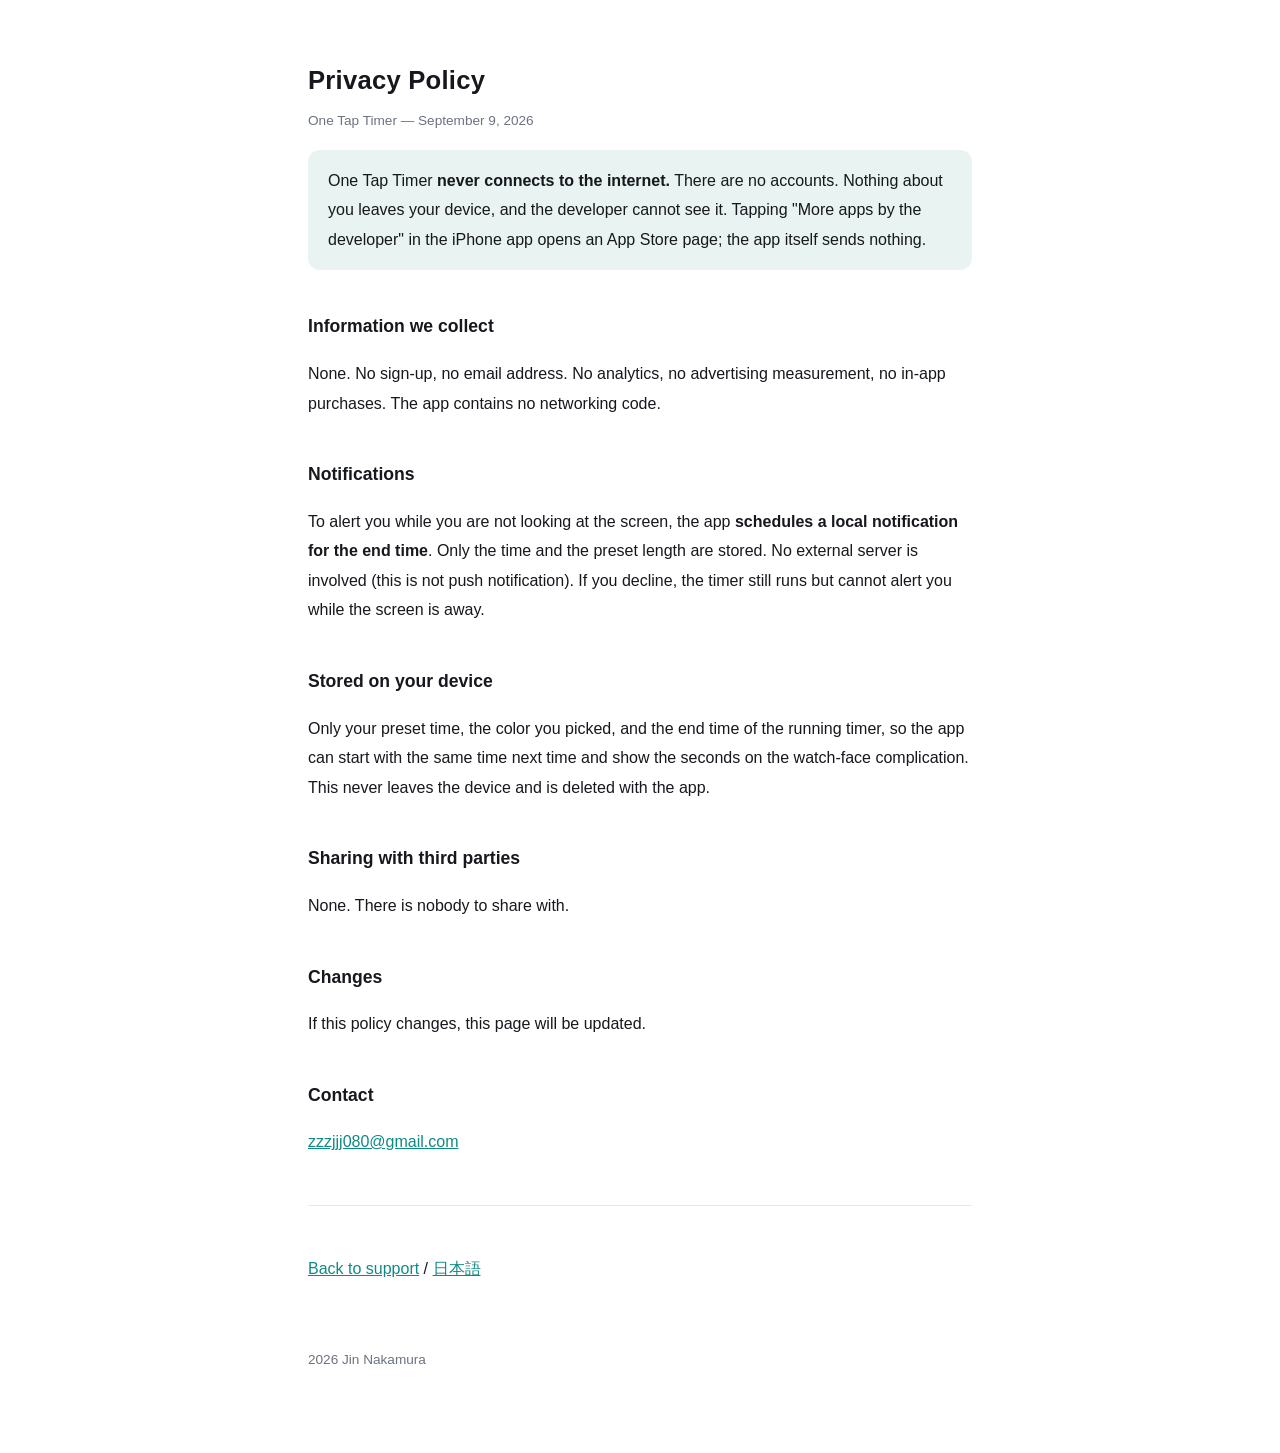
<file: docs/en/privacy.html>
<!doctype html>
<html lang="en">
<head>
<meta charset="utf-8">
<meta name="viewport" content="width=device-width,initial-scale=1">
<title>One Tap Timer — Privacy Policy</title>
<link rel="stylesheet" href="../style.css">
</head>
<body>

<h1>Privacy Policy</h1>
<p class="updated">One Tap Timer — September 9, 2026</p>

<p class="lead">
  One Tap Timer <strong>never connects to the internet.</strong> There are no accounts.
  Nothing about you leaves your device, and the developer cannot see it.
  Tapping "More apps by the developer" in the iPhone app opens an App Store page;
  the app itself sends nothing.
</p>

<h2>Information we collect</h2>
<p>
  None. No sign-up, no email address. No analytics, no advertising measurement, no in-app purchases.
  The app contains no networking code.
</p>

<h2>Notifications</h2>
<p>
  To alert you while you are not looking at the screen, the app <strong>schedules a local notification for the end time</strong>.
  Only the time and the preset length are stored. No external server is involved (this is not push notification).
  If you decline, the timer still runs but cannot alert you while the screen is away.
</p>

<h2>Stored on your device</h2>
<p>
  Only your preset time, the color you picked, and the end time of the running timer, so the app can start with the same time next time
  and show the seconds on the watch-face complication. This never leaves the device and is deleted with the app.
</p>

<h2>Sharing with third parties</h2>
<p>None. There is nobody to share with.</p>

<h2>Changes</h2>
<p>If this policy changes, this page will be updated.</p>

<h2>Contact</h2>
<p><a href="mailto:zzzjjj080@gmail.com">zzzjjj080@gmail.com</a></p>

<hr>
<p><a href="./">Back to support</a> / <a href="../privacy.html">日本語</a></p>

<footer>2026 Jin Nakamura</footer>
</body>
</html>
</file>
<file: docs/style.css>
:root { color-scheme: light dark; }
* { box-sizing: border-box; }
body {
  margin: 0 auto; padding: 2.5rem 1.25rem 5rem; max-width: 44rem;
  font-family: -apple-system, BlinkMacSystemFont, "Hiragino Sans", "Noto Sans JP", sans-serif;
  line-height: 1.85; color: #16181d; background: #ffffff;
  font-size: 16px;
}
@media (prefers-color-scheme: dark) { body { color: #e6e8ec; background: #101216; } }
h1 { font-size: 1.6rem; margin-bottom: .25rem; letter-spacing: .01em; }
h2 { font-size: 1.1rem; margin-top: 2.5rem; }
h3 { font-size: .98rem; margin-top: 1.75rem; }
.updated { color: #6b7280; font-size: .85rem; margin-top: 0; }
@media (prefers-color-scheme: dark) { .updated { color: #8b94a5; } }
a { color: #0f8a82; }
@media (prefers-color-scheme: dark) { a { color: #2bc2b7; } }
hr { border: none; border-top: 1px solid #e5e7eb; margin: 3rem 0; }
@media (prefers-color-scheme: dark) { hr { border-top-color: #262c36; } }
.lead { background: #e9f3f1; padding: 1rem 1.25rem; border-radius: .75rem; }
@media (prefers-color-scheme: dark) { .lead { background: #0f2a2c; } }
.note { background: #fff7ed; padding: 1rem 1.25rem; border-radius: .75rem; border: 1px solid #fed7aa; }
@media (prefers-color-scheme: dark) { .note { background: #26190f; border-color: #5a3b1c; } }
ul { padding-left: 1.3rem; }
li { margin: .3rem 0; }
code { background: #f1f3f7; padding: .1rem .35rem; border-radius: .3rem; font-size: .9em; }
@media (prefers-color-scheme: dark) { code { background: #1c2028; } }
footer { margin-top: 4rem; font-size: .85rem; color: #6b7280; }
@media (prefers-color-scheme: dark) { footer { color: #8b94a5; } }
</file>
